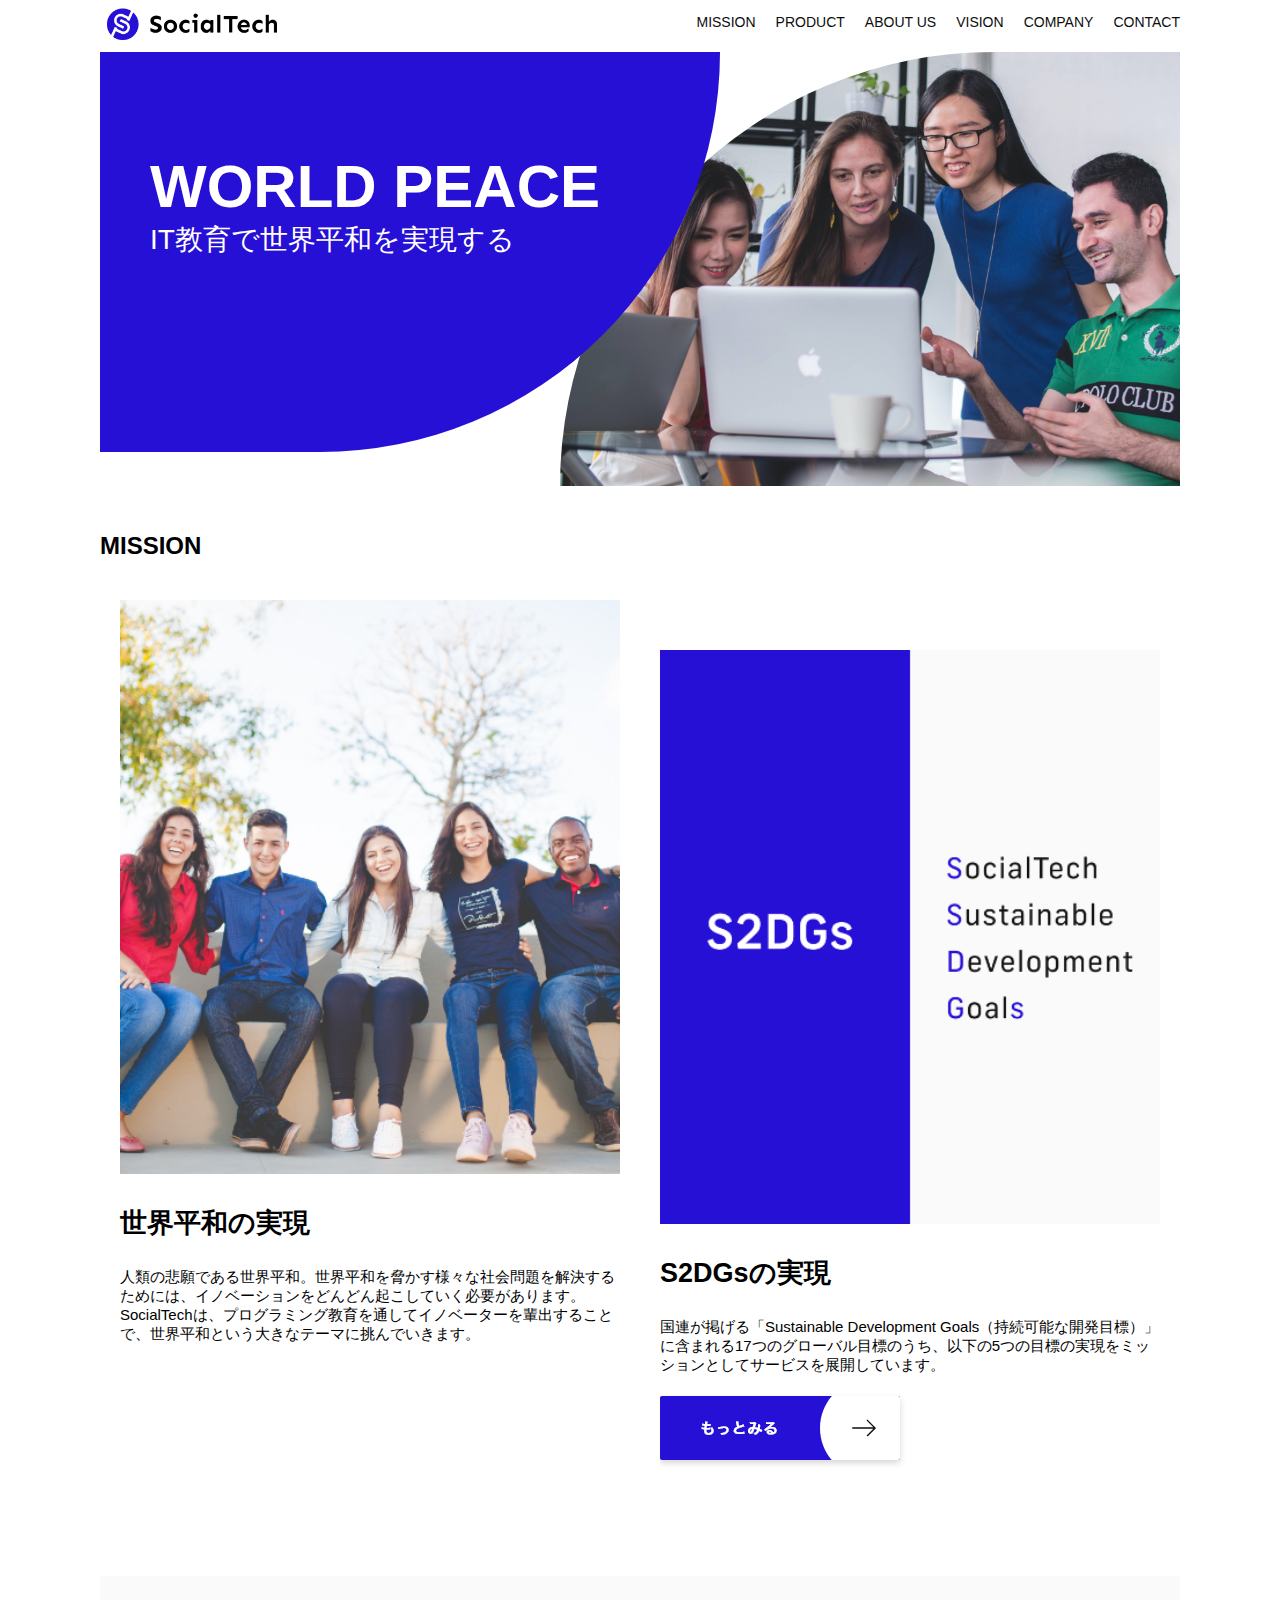
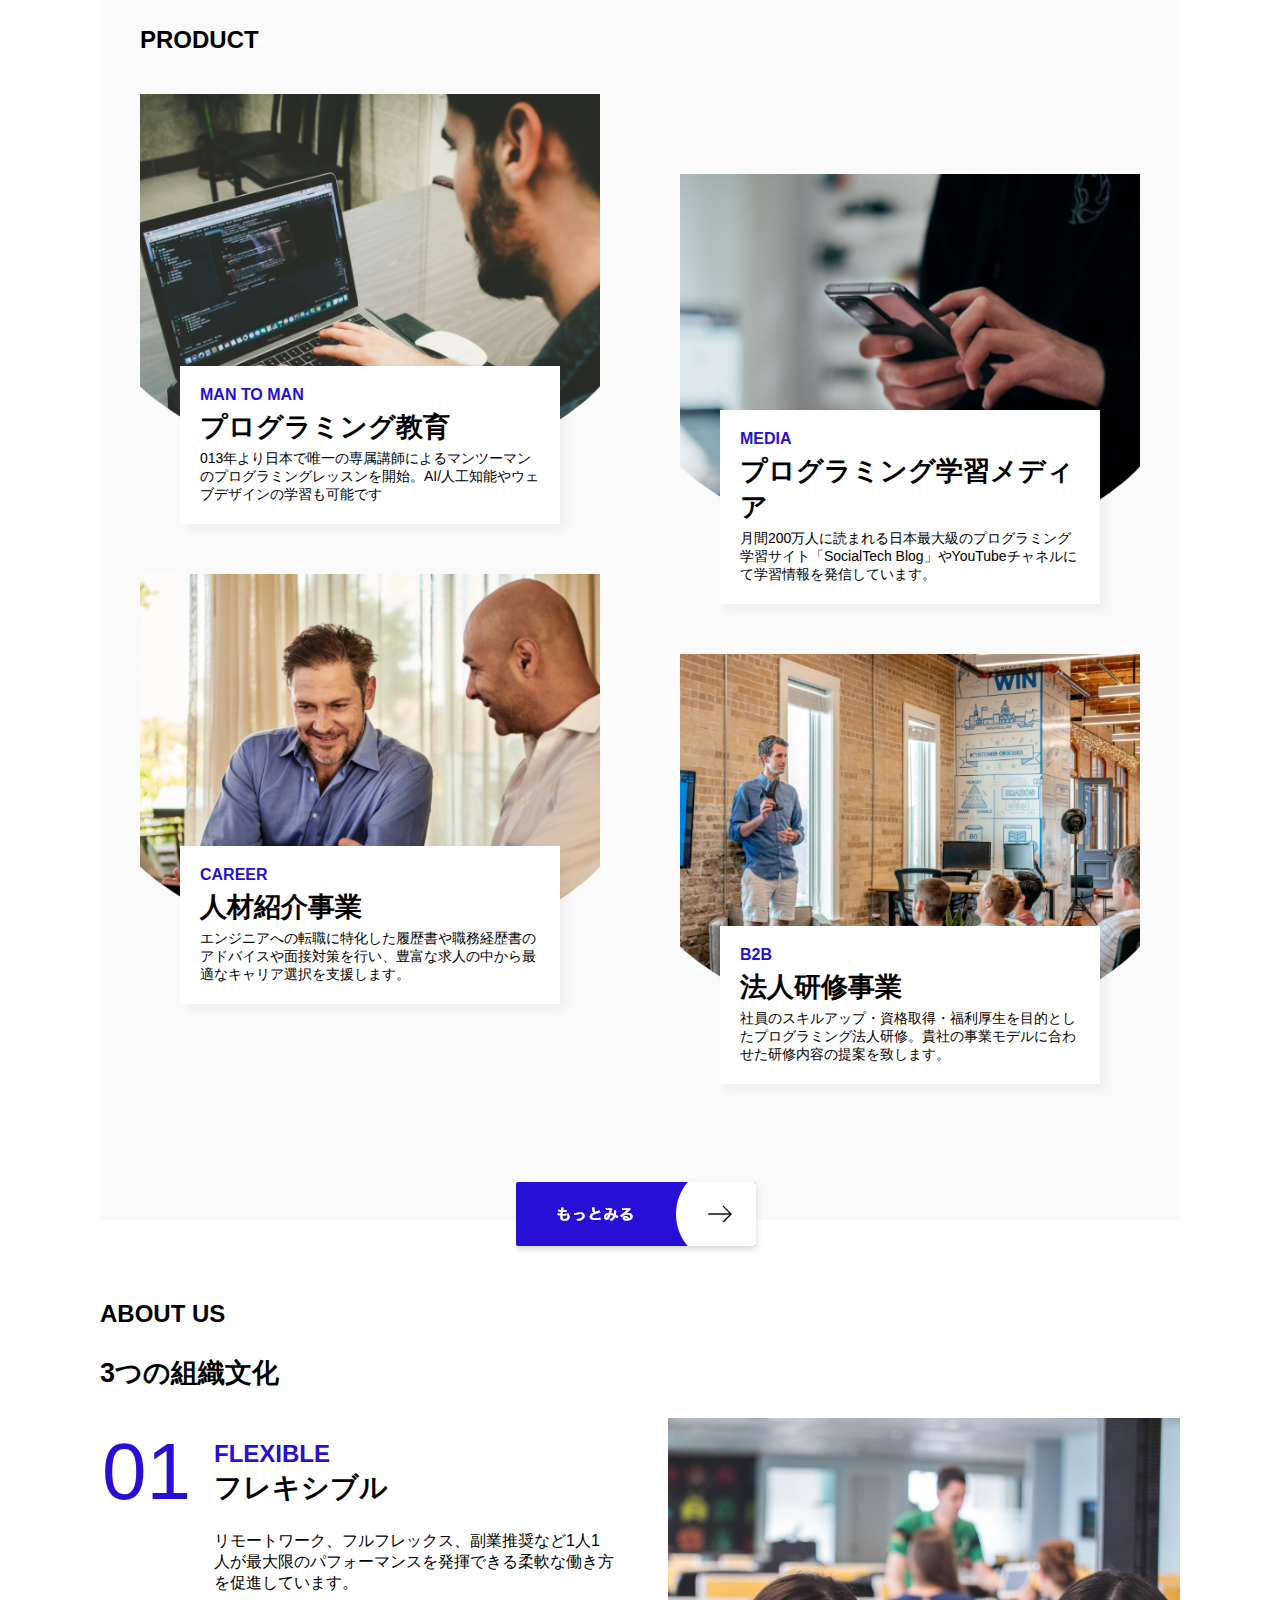
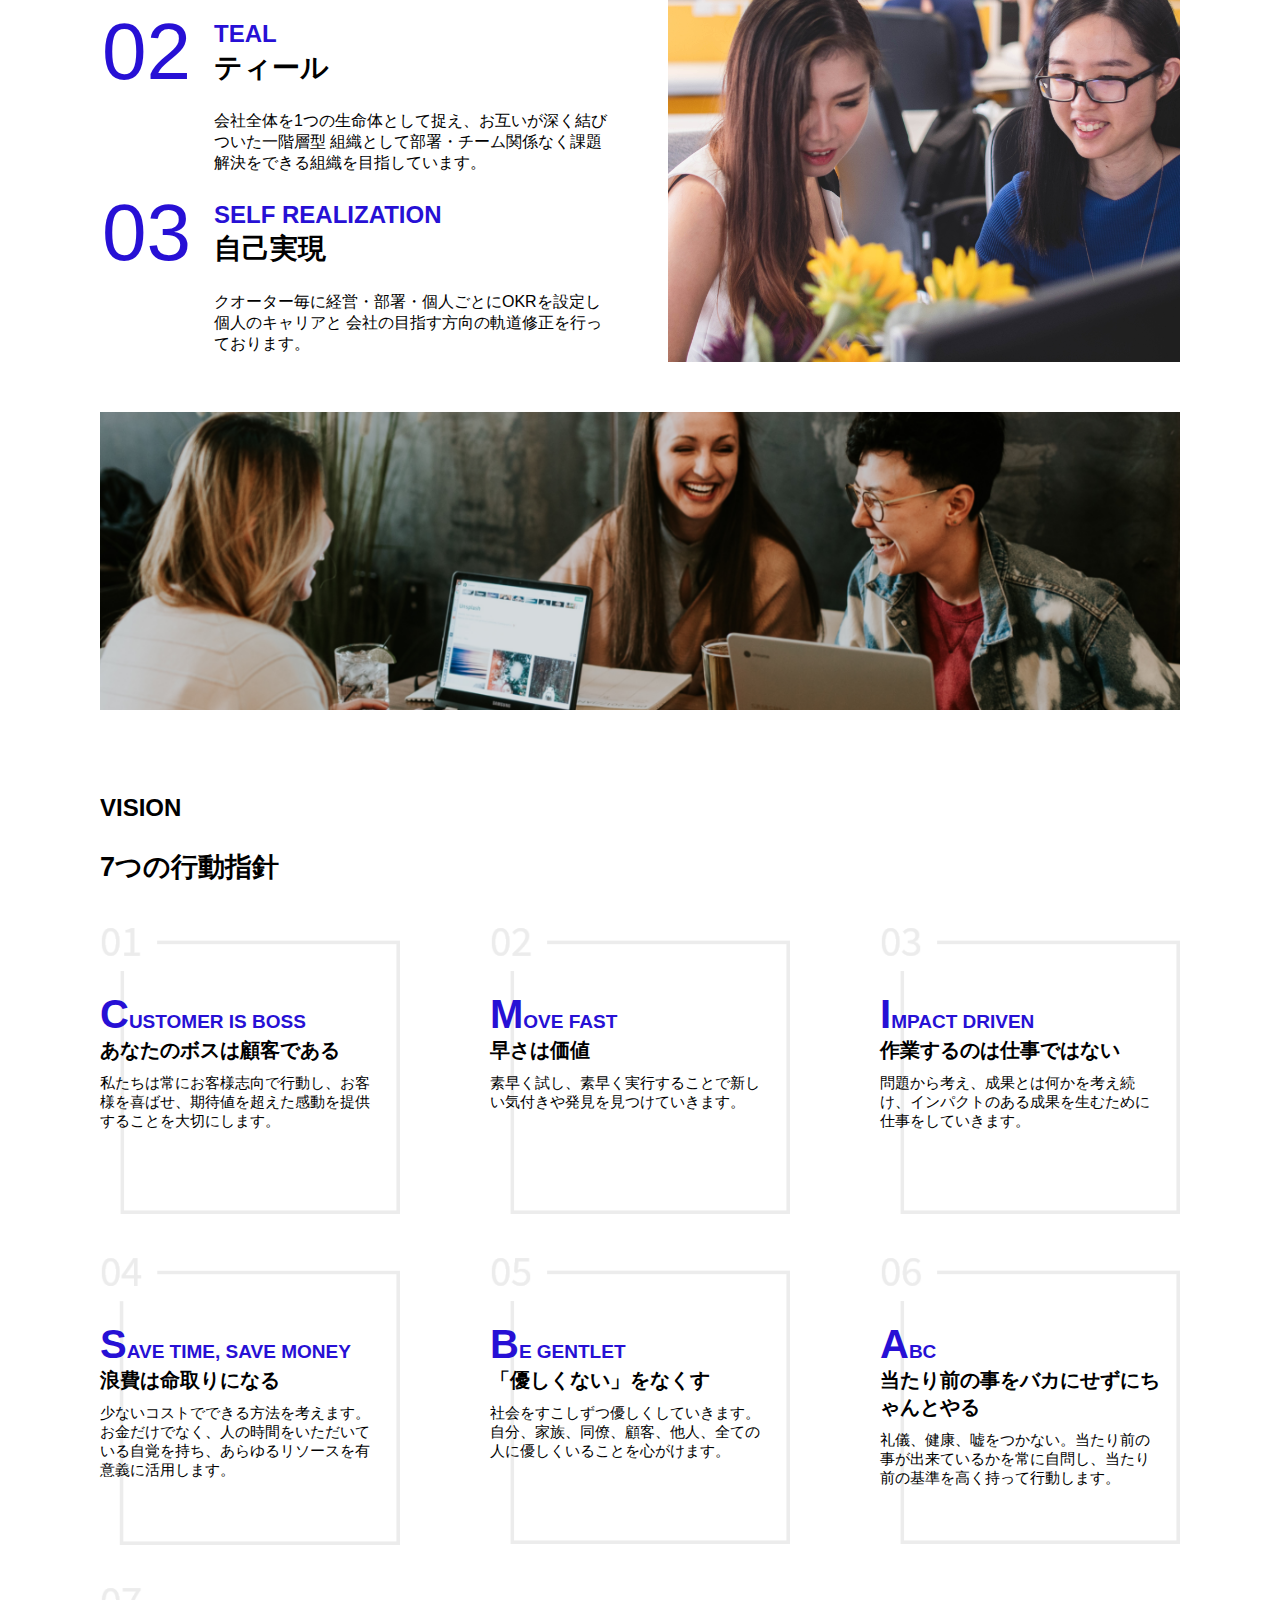
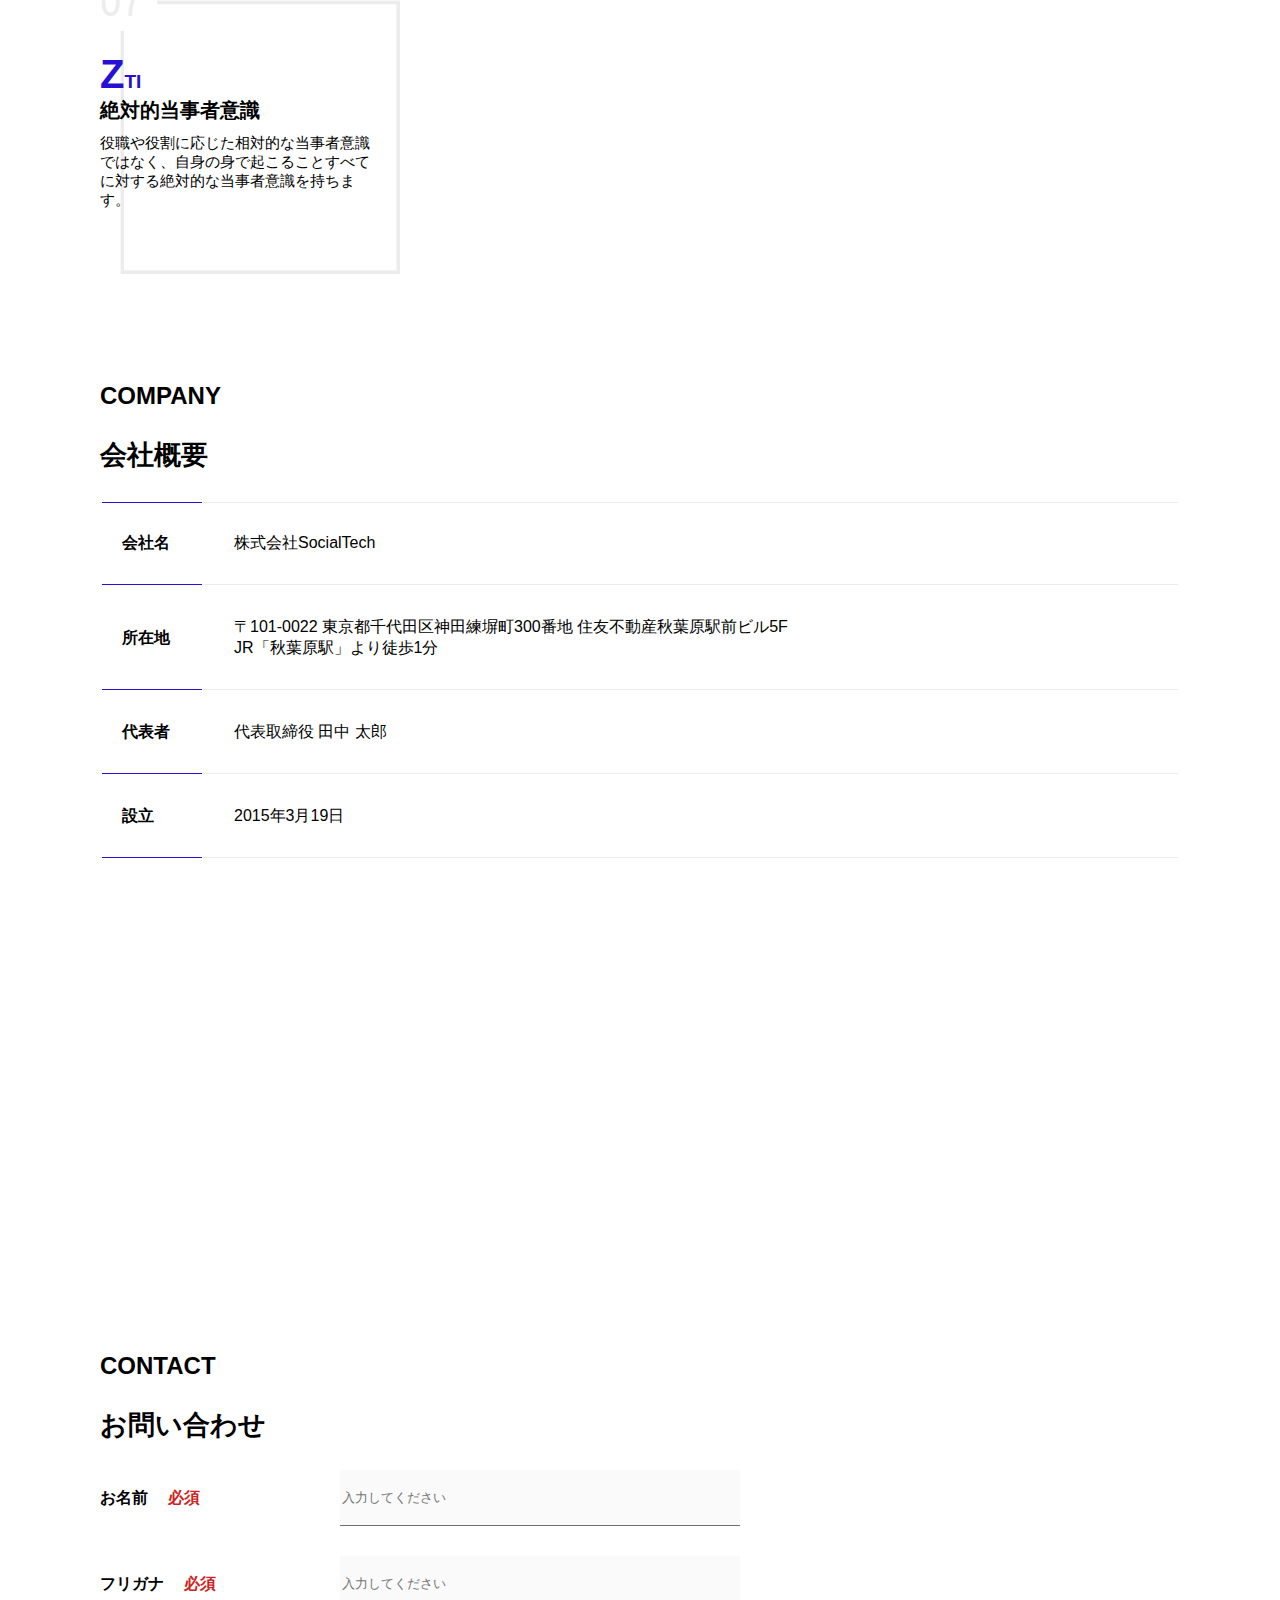
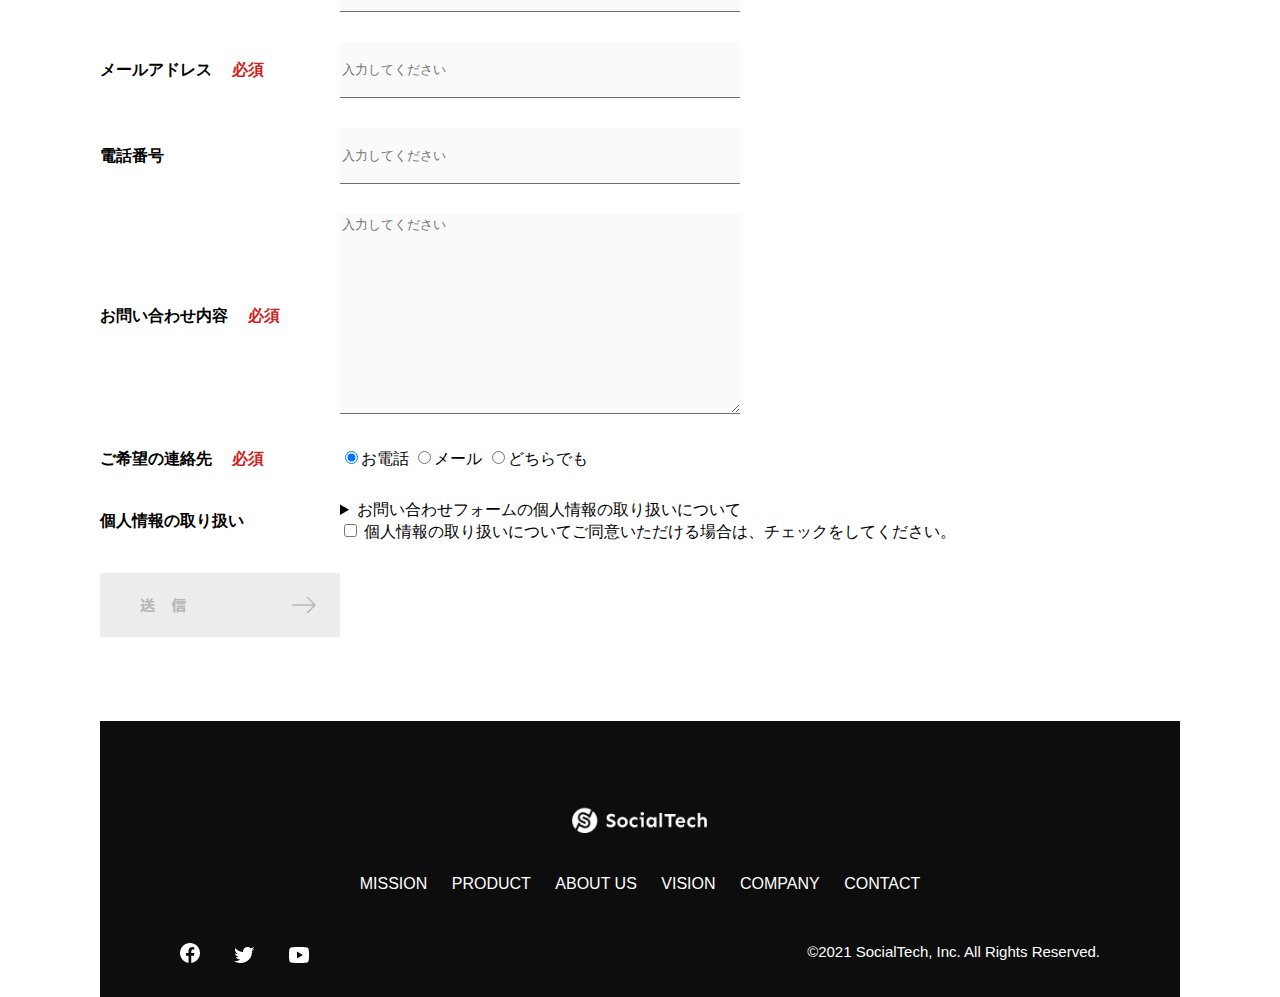
<file: kadai_tutorial_output/index.html>
<!DOCTYPE html>
<html>
    <head>
       <title>SociaTech</title> 
       <meta charset="utf-8">
       <meta name="description" content="SocialTechはEdTech業界のリーディングカンパニーを目指します。">
        <meta name="viewport" content="width=device-width, initial-scale=1.0">
        <link rel="stylesheet" href="style.css">
    </head>
    
      
    <body>
        <!--ヘッダー-->
        <header>
            <!--ロゴ-->
            <a href="index.html" id="logo">
                <img src="images/logo.png" alt="トップページに戻る">
            </a>
            <nav id="nav-pc"><!-- PCヘッダー項目-->
                <ul>
                    <li><a href="mission.html">MISSION</a></li>
                    <li><a href="product.html">PRODUCT</a></li>
                    <li><a href="index.html#aboutus">ABOUT US</a></li>
                    <li><a href="index.html#vision">VISION</a></li>
                    <li><a href="index.html#company">COMPANY</a></li>
                    <li><a href="index.html#contact">CONTACT</a></li>
                </ul>
            </nav>
  <!--ハンバーガー-->
  <button id="menu-sp" onclick="document.getElementById('nav-sp').style.display = 'block'">
 <img src="images/button-menu.png" alt="ナビゲーションを開く">
  </button>
 <!-- スマホ用ナビゲーション -->
  <div id="nav-sp">
 <button id="close" onclick="document.getElementById('nav-sp').style.display = 'none'">
  <img src="images/button-close.png" alt="ナビゲーションを閉じる">
  </button>


<nav>
 <ul>
    <li>
 <a id="logo-sp"href="index.html" onclick="document.getElementById('nav-sp').style.display = 'none'"><img src="images/logo-sp.png" alt="トップページに戻る"></a>      
    </li>
              <li><a class="menu" href="mission.html" onclick="document.getElementById('nav-sp').style.display = 'none'">MISSION</a></li>
              <li><a class="menu" href="product.html" onclick="document.getElementById('nav-sp').style.display = 'none'">PRODUCT</a></li>
              <li><a class="menu" href="index.html#aboutus" onclick="document.getElementById('nav-sp').style.display = 'none'">ABOUT US</a></li>
              <li><a class="menu" href="index.html#vision" onclick="document.getElementById('nav-sp').style.display = 'none'">VISION</a></li>
              <li><a class="menu" href="index.html#company" onclick="document.getElementById('nav-sp').style.display = 'none'">COMPANY</a></li>
              <li><a class="menu" href="index.html#contact" onclick="document.getElementById('nav-sp').style.display = 'none'">CONTACT</a></li>
 </ul>   
</nav>
<!--スマホメニューsns-->
<div id="sns-sp">
      <a href="https://www.facebook.com/sejuku2013"><img src="images/button-facebook.png" alt="Facebookのリンク"></a>
      <a href="https://twitter.com/samuraijuku"><img src="images/button-twitter.png" alt="Twitterのリンク"></a>
      <a href="https://www.youtube.com/channel/UCCFOQO5aDK0xXam4cUQXT8g"><img src="images/button-youtube.png" alt="YouTubeのリンク"></a>
    </div>
</div>
     </header>


    <main>
     <article>   <!--メイン画面-->          
      <section id="main-visual">
         <div id="main-massage">
             <h1>WORLD PEACE</h1>
            <p>IT教育で世界平和を実現する</p>
         </div>
          <img src="images/index/index-main.png" alt="PCの周りに集まる多国籍の仲間たち">
         </section>

          <!--ミッション-->
             <section id="mission">
             <h2 class="index-h2">MISSION</h2>
             <div id="mission-flex">
              <div>
                 <img id="mission-photo" src="images/index/index-mission.png" alt="屋外のベンチで写真を撮影する多国籍の仲間たち">
                 <h3>世界平和の実現</h3>
                <p>人類の悲願である世界平和。世界平和を脅かす様々な社会問題を解決するためには、イノベーションをどんどん起こしていく必要があります。SocialTechは、プログラミング教育を通してイノベーターを輩出することで、世界平和という大きなテーマに挑んでいきます。 </p>                         
                 </div>
                  <div>
                 <img id="s2dgs" src="images/index/s2dgs.png" alt="S2DGs">
                     <h3>S2DGsの実現</h3>
                    <p>国連が掲げる「Sustainable Development Goals（持続可能な開発目標）」に含まれる17つのグローバル目標のうち、以下の5つの目標の実現をミッションとしてサービスを展開しています。</p>
                    <a href="mission.html">
                            <img src="images/button-more.png"alt="もっと見る">
                     </a>
                     </div>
                    </div>
                     </section>
 <!--プロダクト-->                     
<section id="product">
    <h2 class="index-h2">PRODUCT</h2>
<div class="product-flex">
<div id="product-left">
<div>
    <img class="product-photo" src="images/index/index-mantoman.png" alt="PCでコードを書く男性">
<div class="product-explain">
    <span>MAN TO MAN</span>
    <h3>プログラミング教育</h3>
    <p>013年より日本で唯一の専属講師によるマンツーマンのプログラミングレッスンを開始。AI/人工知能やウェブデザインの学習も可能です</p>
</div>  
</div>
<div>
  <img class="product-photo" src="images/index/index-career.png" alt="笑顔で話し合う2人の男性">
    <div class="product-explain">
        <span>CAREER</span>
        <h3>人材紹介事業</h3>
        <p>エンジニアへの転職に特化した履歴書や職務経歴書のアドバイスや面接対策を行い、豊富な求人の中から最適なキャリア選択を支援します。</p>
    </div>  
    </div> 
 </div>

 <div id="product-right">
    <div>
        <img class="product-photo" src="images/index/index-media.png" alt="スマートフォンを操作する人">
    <div class="product-explain">
        <span>MEDIA</span>
        <h3>プログラミング学習メディア</h3>
        <p>月間200万人に読まれる日本最大級のプログラミング学習サイト「SocialTech Blog」やYouTubeチャネルにて学習情報を発信しています。</p>
    </div>  
    </div>
    <div>
      <img class="product-photo" src="images/index/index-b2b.png" alt="講演中の男性とそれを聴く人々">
        <div class="product-explain">
            <span>B2B</span>
            <h3>法人研修事業</h3>
            <p>社員のスキルアップ・資格取得・福利厚生を目的としたプログラミング法人研修。貴社の事業モデルに合わせた研修内容の提案を致します。</p>
        </div>  
        </div> 
     </div>
    </div>
 <div id="product-more">
    <a href="product.html">
        <img src="images/button-more.png" alt="もっとみる">
    </a>
 </div> 
</section>

<!--アバウト　アス-->
<section id="aboutus">
<h2 id="index-h2">ABOUT US</h2>
<h3>3つの組織文化</h3>

<div id="culture-box" >
<table class="culture-table">
<tr>
    <td class="culture-num">01</td>
    <th><span class="culture-en">FLEXIBLE</span><br>フレキシブル</th>
</tr>
<tr>
<td><!--空セル--></td>
<td class="culture-description">リモートワーク、フルフレックス、副業推奨など1人1人が最大限のパフォーマンスを発揮できる柔軟な働き方を促進しています。</td>
</tr>

<tr>
    <td class="culture-num">02</td>
    <th><span class="culture-en">TEAL</span><br>ティール</th>
</tr>
<tr>
<td><!--空セル--></td>
<td class="culture-description">会社全体を1つの生命体として捉え、お互いが深く結びついた一階層型 組織として部署・チーム関係なく課題解決をできる組織を目指しています。</td>
</tr>

<tr>
    <td class="culture-num">03</td>
    <th><span class="culture-en">SELF REALIZATION</span><br>自己実現</th>
</tr>
<tr>
<td><!--空セル--></td>
<td class="culture-description">クオーター毎に経営・部署・個人ごとにOKRを設定し個人のキャリアと 会社の目指す方向の軌道修正を行っております。</td>
</tr>

</table>
    <img class="culture-img" src="images/index/index-aboutus1.png" alt="笑顔の２人女性">
</div>

<img class="culture-img2" src="images/index/index-aboutus2.png" alt="笑顔で話し合う3人の男女">

</section>

<!--ビジョン-->
<section id="vision">
    <h2 class="index-h2">VISION</h2>
    <h3>7つの行動指針</h3>

    <div id="vision-flex">

 <div class="vision-box">
<img src="images/index/vision-01.png" alt="01">
<div> 
    <h4>CUSTOMER IS BOSS</h4>
    <h5>あなたのボスは顧客である</h5>
    <p>私たちは常にお客様志向で行動し、お客様を喜ばせ、期待値を超えた感動を提供することを大切にします。</p>
</div>
 </div>

 <div class="vision-box">
    <img src="images/index/vision-02.png" alt="02">
    <div> 
        <h4>MOVE FAST</h4>
        <h5>早さは価値</h5>
        <p>素早く試し、素早く実行することで新しい気付きや発見を見つけていきます。</p>
    </div>
     </div>

     <div class="vision-box">
        <img src="images/index/vision-03.png" alt="03">
        <div> 
            <h4>IMPACT DRIVEN</h4>
            <h5>作業するのは仕事ではない</h5>
            <p>問題から考え、成果とは何かを考え続け、インパクトのある成果を生むために仕事をしていきます。</p>
        </div>
         </div>
        
         <div class="vision-box">
            <img src="images/index/vision-04.png" alt="04">
            <div> 
                <h4>SAVE TIME, SAVE MONEY</h4>
                <h5>浪費は命取りになる</h5>
                <p>少ないコストでできる方法を考えます。お金だけでなく、人の時間をいただいている自覚を持ち、あらゆるリソースを有意義に活用します。</p>
            </div>
             </div>

             <div class="vision-box">
                <img src="images/index/vision-05.png" alt="05">
                <div> 
                    <h4>BE GENTLET</h4>
                    <h5>「優しくない」をなくす</h5>
                    <p>社会をすこしずつ優しくしていきます。自分、家族、同僚、顧客、他人、全ての人に優しくいることを心がけます。</p>
                </div>
                 </div>
            
                 <div class="vision-box">
                    <img src="images/index/vision-06.png" alt="06">
                    <div> 
                        <h4>ABC</h4>
                        <h5>当たり前の事をバカにせずにちゃんとやる</h5>
                        <p>礼儀、健康、嘘をつかない。当たり前の事が出来ているかを常に自問し、当たり前の基準を高く持って行動します。</p>
                    </div>
                     </div>
                    
                     <div class="vision-box">
                        <img src="images/index/vision-07.png" alt="07">
                        <div> 
                            <h4>ZTI</h4>
                            <h5>絶対的当事者意識</h5>
                            <p>役職や役割に応じた相対的な当事者意識ではなく、自身の身で起こることすべてに対する絶対的な当事者意識を持ちます。</p>
                        </div>
                         </div>

 </div>
</section>

<!--カンパニー-->
<section id="company">
    <h2 class="index-h2">COMPANY</h2>
    <h3> 会社概要</h3>

 <table id="company-table">
<tr>
    <th class="tableheader tableheader-first">会社名</th>
<td class="cell cell-first">株式会社SocialTech</td>
</tr>
<tr>
    <th class="tableheader">所在地</th>
<td class="cell">〒101-0022 東京都千代田区神田練塀町300番地 住友不動産秋葉原駅前ビル5F<br>JR「秋葉原駅」より徒歩1分</td></td>
</tr>
<tr>
    <th class="tableheader">代表者</th>
<td class="cell">代表取締役 田中 太郎</td>
</tr>
<tr>
    <th class="tableheader">設立</th>
<td class="cell">2015年3月19日</td>
</tr>
    </table>

    <iframe src="https://www.google.com/maps/embed?pb=!1m18!1m12!1m3!1d3240.068855133681!2d139.77207767578852!3d35.69992317258122!2m3!1f0!2f0!3f0!3m2!1i1024!2i768!4f13.1!3m3!1m2!1s0x60188fee13660e23%3A0x77137876edf742ac!2z5L2P5Y-L5LiN5YuV55Sj56eL6JGJ5Y6f6aeF5YmN44OT44Or!5e0!3m2!1sja!2sjp!4v1728085004219!5m2!1sja!2sjp" width="600" height="450" style="border:0;" allowfullscreen="" loading="lazy" referrerpolicy="no-referrer-when-downgrade"></iframe>
   
        </section>
<!--コンタクト-->
<section id="contact">
 <h2 class="index-h2">CONTACT</h2>
 <h3>お問い合わせ</h3>
 <form>
 <div>
<div class="contact-heading">
    <label class="contact-label">お名前<span class="contact-span">必須  
    </span>
    </label>
</div>
<div class="contact-con">
    <input type="text"name="name"placeholder="入力してください"class="contact-textbox">
</div>
</div>

<div>
    <div class="contact-heading">
        <label class="contact-label">フリガナ<span class="contact-span">必須  
        </span>
        </label>
    </div>
    <div class="contact-con">
        <input type="text"name="furigana" placeholder="入力してください"class="contact-textbox">
    </div>
    </div>

    <div>
        <div class="contact-heading">
            <label class="contact-label">メールアドレス<span class="contact-span">必須  
            </span>
            </label>
        </div>
        <div class="contact-con">
            <input type="text"name="email"placeholder="入力してください"class="contact-textbox">
        </div>
        </div>

        <div>
        <div class="contact-heading">
            <label class="contact-label">電話番号</label>
        </div>
        <div class="contact-con">
            <input type="text"name="tel" placeholder="入力してください"class="contact-textbox">
        </div>
        </div>
    
        <div>
            <div class="contact-heading">
                <label class="contact-label">お問い合わせ内容<span class="contact-span">必須  
                </span>
                </label>
            </div>
            <div class="contact-con">
                <textarea class="contact-textarea" placeholder="入力してください" name="message"></textarea>
            </div>
            </div>

    <div>
            <div class="contact-heading">
                <label class="contact-label">ご希望の連絡先<span class="contact-span">必須  
                </span>
                </label>
            </div>
            <div class="contact-con">
                <input class="radiobutton" type="radio" value="tel" name="contact" checked><label>お電話</label>
                <input class="radiobutton" type="radio" value="mail" name="contact"><label>メール</label>
                <input class="radiobutton" type="radio" value="both" name="contact"><label>どちらでも</label>
              </div>
            </div>

            <div>
                <div class="contact-heading">
                  <label class="contact-label">個人情報の取り扱い</label>
                </div>
                <div>
                  <details>
                    <summary>お問い合わせフォームの個人情報の取り扱いについて</summary>
                    <div>
                      <dl>
                        <dt>１．組織の名称又は氏名</dt>
                        <dd>株式会社SocialTech</dd>
                        <dt>２．個人情報保護管理者（若しくはその代理人）の氏名又は職名、所属及び連絡先</dt>
                        <dd>
                          <p>鈴木 一郎 コーポレート部</p>
                          <p>メールアドレス：samurai@example.com</p>
                          <p>TEL：03-1234-5678</p>
                        </dd>
                        <dt>３．個人情報の利用目的</dt>
                        <dd>
                          <ul>
                            <li>本サービス及び本サービスに関連する情報の提供又はそれらに関する連絡のため</li>
                            <li>ユーザーの本人確認のため</li>
                            <li>当社サービスのご案内のため</li>
                            <li>当社の商品等の広告または宣伝（電子メールによるものを含むものとします。）</li>
                          </ul>
                        </dd>
                        <dt>４．個人情報の取り扱い業務の委託</dt>
                        <dd>個人情報の取扱業務の全部または一部を外部に業務委託する場合があります。その際、弊社は、個人情報を適切に保護できる管理体制を敷き実行していることを条件として委託先を厳選したうえで、機密保持契約を委託先と締結し、お客様の個人情報を厳密に管理させます。</dd>
                        <dt>５．個人情報の開示等の請求</dt>
                        <dd>
                          お客様は、弊社に対してご自身の個人情報の開示等（利用目的の通知、開示、内容の訂正・追加・削除、利用の停止または消去、第三者への提供の停止）に関して、当社問合わせ窓口に申し出ることができます。<br>
                          その際、弊社はお客様ご本人を確認させていただいたうえで、合理的な期間内に対応いたします。<br>
                          なお、個人情報に関する弊社問合わせ先は、次の通りです。
                        </dd>
                        <dd>
                          <p>株式会社SocialTech　個人情報問合せ窓口</p>
                          <p>〒150-0043　東京都千代田区神田練塀町300番地 住友不動産秋葉原駅前ビル5F</p>
                          <p>メールアドレス：samurai@example.com　TEL：03-1234-5678</p>
                        </dd>
  
                        <dt>６．個人情報を提供されることの任意性について</dt>
                        <dd>お客様がご自身の個人情報を弊社に提供されるか否かは、お客様のご判断によりますが、もしご提供されない場合には、適切なサービスが提供できない場合がありますので予めご了承ください。</dd>
                      </dl>
                    </div>
                  </details>
                  <input type="checkbox" name="agree">
                  <span>個人情報の取り扱いについてご同意いただける場合は、チェックをしてください。</span>
                </div>
            </div>
<input type="image" src="images/button-submit.png" alt="送信する">
         </form>
       </section>
     </article>
   </main>

<!--フッター画面-->
   <footer>
    <div id="footer-logo">
        <img src="images/logo-sp.png" alt="SocialTech">
    </div>
    <div id="footer-link">
        <a href="mission.html">MISSION</a>
        <a href="product.html">PRODUCT</a>
        <a href="index.html#aboutus">ABOUT US</a>
         <a href="index.html#vision">VISION</a>
         <a href="index.html#company">COMPANY</a>
         <a href="index.html#contact">CONTACT</a>
    </div>

    <div id="sns-footer">
          <div class="sns-btns">
            <a href="https://www.facebook.com/sejuku2013"><img src="images/button-facebook.png" alt="Facebookのリンク"></a>
            <a href="https://twitter.com/samuraijuku"><img src="images/button-twitter.png" alt="Twitterのリンク"></a>
            <a href="https://www.youtube.com/channel/UCCFOQO5aDK0xXam4cUQXT8g"><img src="images/button-youtube.png" alt="YouTubeのリンク"></a>
          </div>
          <p id="copyright">&copy;2021 SocialTech, Inc. All Rights Reserved.</p>
        </div>
    </footer>

  </body>
 </html>
</file>
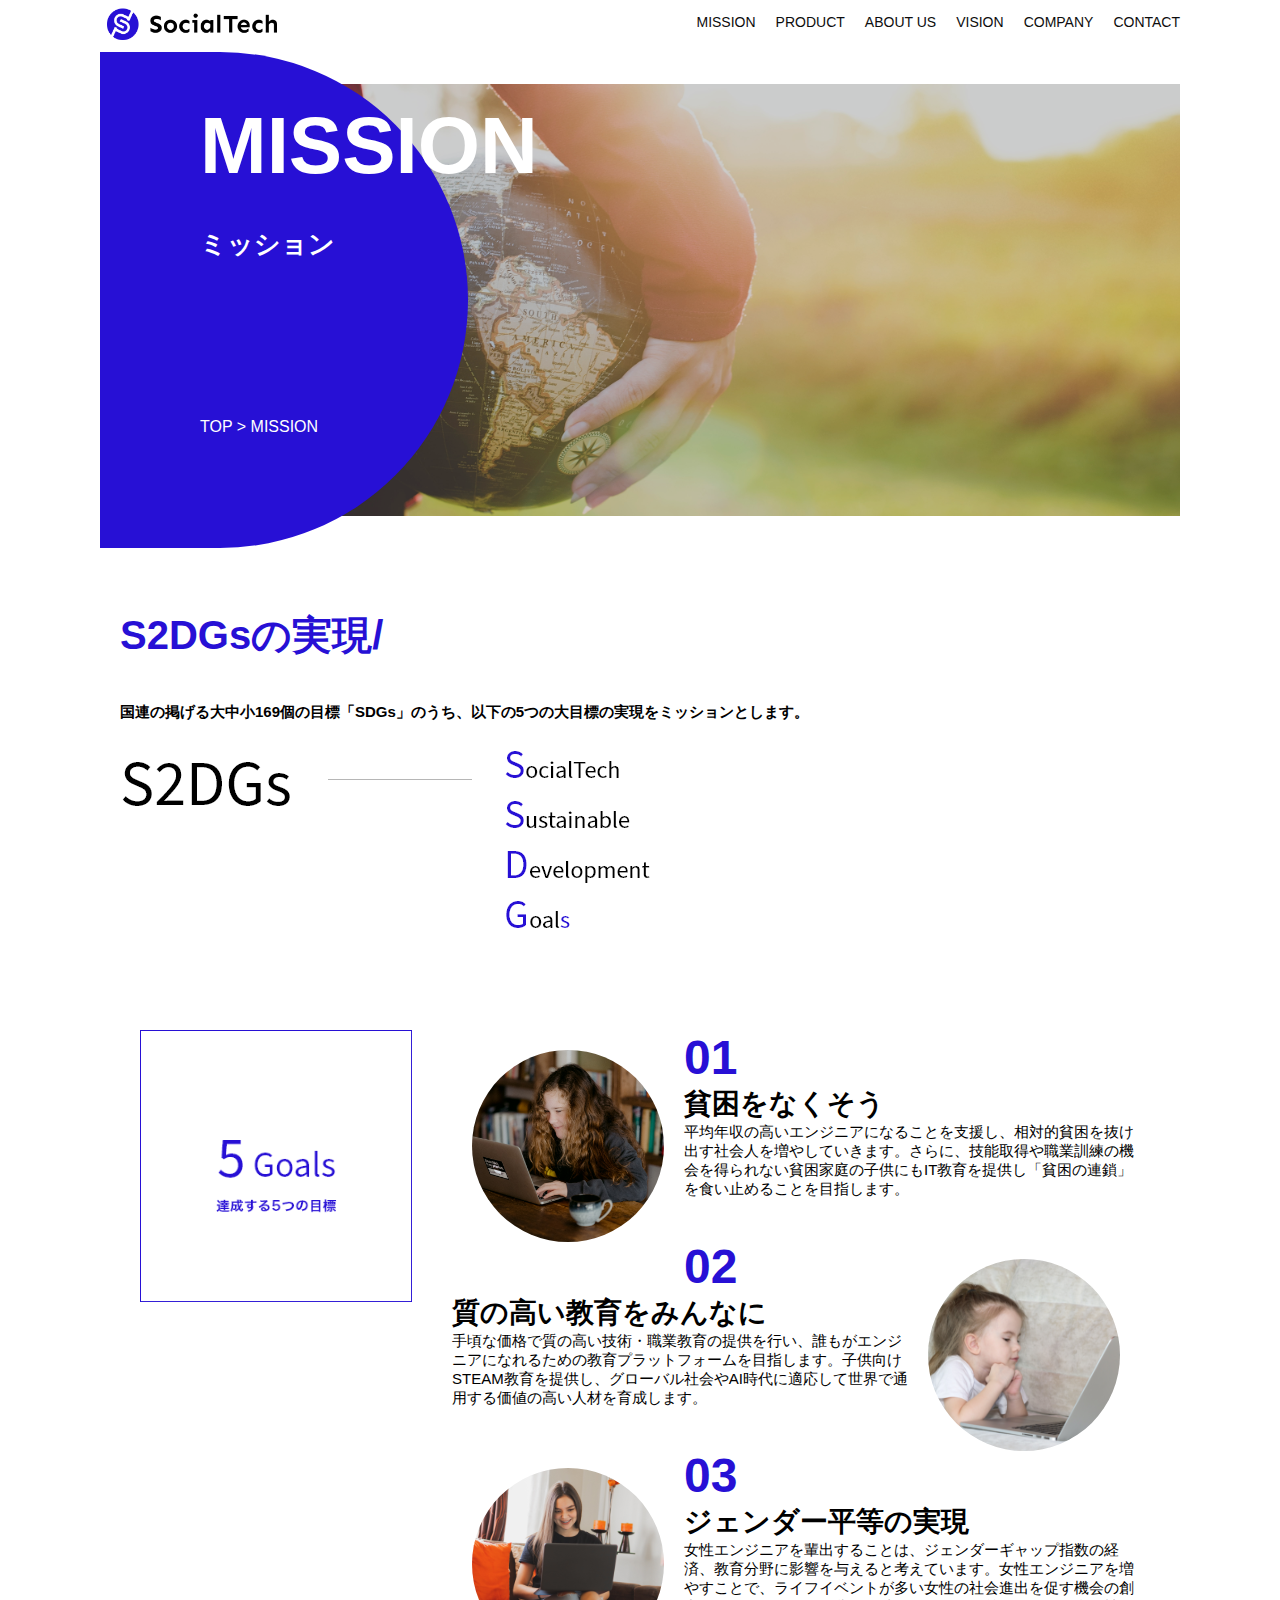
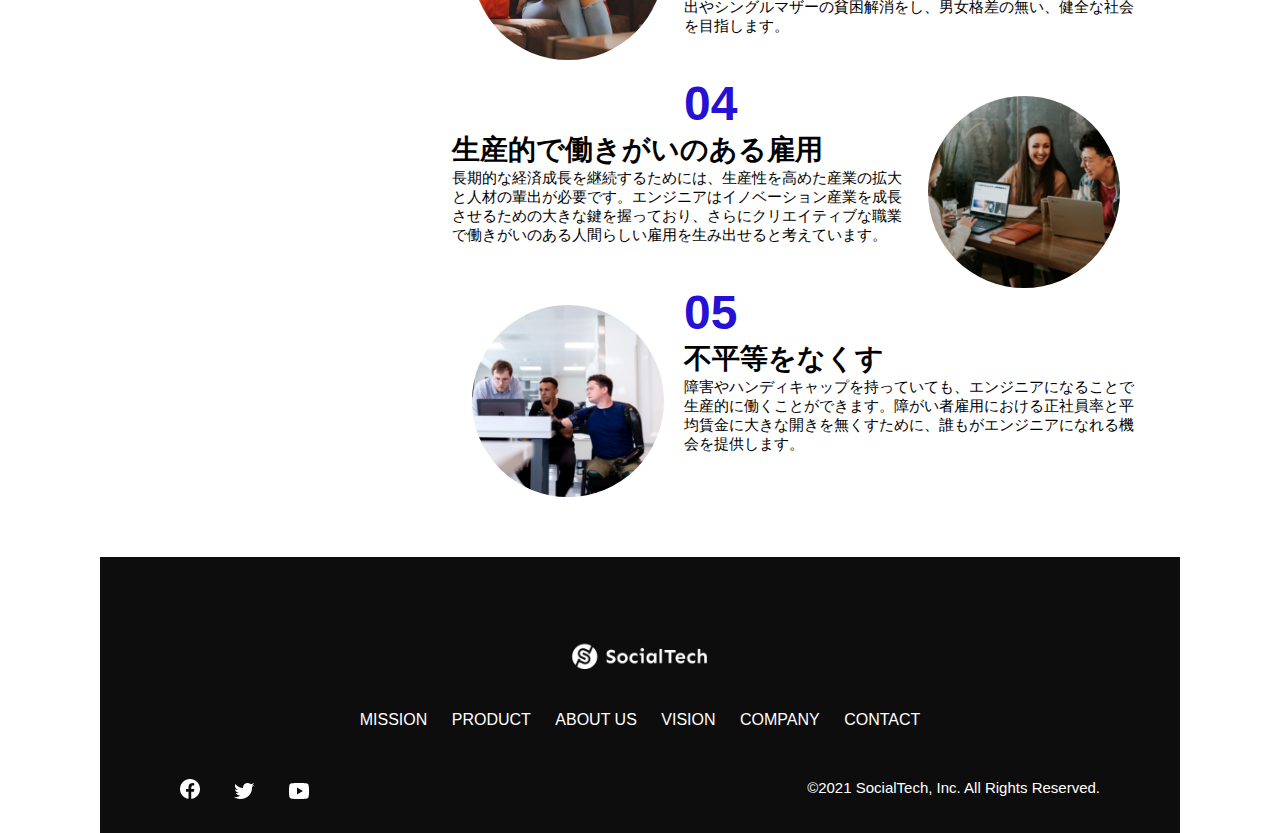
<file: kadai_tutorial_output/mission.html>
<!DOCTYPE html>
<html>
<head>
    <title>SocialTech - MISSION ミッション -</title>
    <meta charset="utf-8">
    <meta name="description" content="SocialTechが目指す5つの目標（S2DGs）を紹介します">
    <meta name="viewport"  content="width=device-width, initial-scale=1.0">
    <link rel="stylesheet" href="style.css">
</head>
<body>
 <header>
<a href="index.html" id="logo">
    <img src="images/logo.png" alt="トップページに戻る">
</a>
<!--PC用ナビ-->
<nav id="nav-pc">
<ul>
    <li><a href="mission.html">MISSION</a></li>
    <li><a href="product.html">PRODUCT</a></li>
    <li><a href="index.html#aboutus">ABOUT US</a></li>
    <li><a href="index.html#vision">VISION</a></li>
    <li><a href="index.html#company">COMPANY</a></li>
   <li><a href="index.html#contact">CONTACT</a></li>     
</ul>
</nav>
  <!-- スマホ用メニューボタン -->
  <button id="menu-sp" onclick="document.getElementById('nav-sp').style.display = 'block'">
    <img src="images/button-menu.png" alt="ナビゲーションを開く">
  </button>

  <!-- スマホ用ナビゲーション -->
  <div id="nav-sp">
    <button id="close" onclick="document.getElementById('nav-sp').style.display = 'none'">
      <img src="images/button-close.png" alt="ナビゲーションを閉じる">
    </button>

    <nav>
      <ul>
        <li>
          <a id="logo-sp" href="index.html" onclick="document.getElementById('nav-sp').style.display = 'none'"><img src="images/logo-sp.png" alt="トップページに戻る"></a>
        </li>
        <li><a class="menu" href="mission.html" onclick="document.getElementById('nav-sp').style.display = 'none'">MISSION</a></li>
        <li><a class="menu" href="product.html" onclick="document.getElementById('nav-sp').style.display = 'none'">PRODUCT</a></li>
        <li><a class="menu" href="index.html#aboutus" onclick="document.getElementById('nav-sp').style.display = 'none'">ABOUT US</a></li>
        <li><a class="menu" href="index.html#vision" onclick="document.getElementById('nav-sp').style.display = 'none'">VISION</a></li>
        <li><a class="menu" href="index.html#company" onclick="document.getElementById('nav-sp').style.display = 'none'">COMPANY</a></li>
        <li><a class="menu" href="index.html#contact" onclick="document.getElementById('nav-sp').style.display = 'none'">CONTACT</a></li>
      </ul>
    </nav>
    <div id="sns">
      <a href="https://www.facebook.com/sejuku2013">
        <img src="images/button-facebook.png" alt="Facebookのリンク">
      </a>
      <a href="https://twitter.com/samuraijuku">
        <img src="images/button-twitter.png" alt="Twitterのリンク">
      </a>
      <a href="https://www.youtube.com/channel/UCCFOQO5aDK0xXam4cUQXT8g">
        <img src="images/button-youtube.png" alt="YouTubeのリンク">
      </a>
    </div>
  </div>
</header> 

<main>
<article>
    <section id="mission-main">
        <div class="mission-main-inner">
            <div id="mission-title">
                <h1>MISSION<br><span>ミッション</span></h1>
                <p>TOP > MISSION</p>
            </div>
        </div>
    </section>
    <section id="mission-s2dgs">
        <h2 class="mission-h2">S2DGsの実現/<h2>
            <p>国連の掲げる大中小169個の目標「SDGs」のうち、以下の5つの大目標の実現をミッションとします。</p>
   <img src="images/mission/mission-s2dgs.png" alt="S2DGs">
        </section>

<section id="mission-five-goals">
    <div class="five-goals-image">
    <img src="images/mission/mission-5goals.png" alt="5Goals">
   </div> 
   <div class="five-goals-read">
<div>
      <img class="fivegoals-image-left" src="images/mission/mission-5goals01.png" alt="PCを操作する女の子">
      <span class="fivegoals-number">01</span>
       <h3 class="fivegoals-h3">貧困をなくそう</h3>
        <p class="fivegoals-p">平均年収の高いエンジニアになることを支援し、相対的貧困を抜け出す社会人を増やしていきます。さらに、技能取得や職業訓練の機会を得られない貧困家庭の子供にもIT教育を提供し「貧困の連鎖」を食い止めることを目指します。</p>
        </div>
    <div>
     <img class="fivegoals-image-right" src="images/mission/mission-5goals02.png" alt="PCを見つめる小さい女の子">
     <span class="fivegoals-number">02</span>
         <h3 class="fivegoals-h3">質の高い教育をみんなに</h3>
         <p class="fivegoals-p">手頃な価格で質の高い技術・職業教育の提供を行い、誰もがエンジニアになれるための教育プラットフォームを目指します。子供向けSTEAM教育を提供し、グローバル社会やAI時代に適応して世界で通用する価値の高い人材を育成します。</p>
        </div>
         <div>
        <img class="fivegoals-image-left" src="images/mission/mission-5goals03.png" alt="PCを操作する女性">
  
         <span class="fivegoals-number">03</span>
         <h3 class="fivegoals-h3">ジェンダー平等の実現</h3>
          <p class="fivegoals-p">女性エンジニアを輩出することは、ジェンダーギャップ指数の経済、教育分野に影響を与えると考えています。女性エンジニアを増やすことで、ライフイベントが多い女性の社会進出を促す機会の創出やシングルマザーの貧困解消をし、男女格差の無い、健全な社会を目指します。</p>
         </div>
        <div>
          <img class="fivegoals-image-right" src="images/mission/mission-5goals04.png" alt="笑顔で話し合う3人の男女">
        <span class="fivegoals-number">04</span>
        <h3 class="fivegoals-h3">生産的で働きがいのある雇用</h3>
         <p class="fivegoals-p">長期的な経済成長を継続するためには、生産性を高めた産業の拡大と人材の輩出が必要です。エンジニアはイノベーション産業を成長させるための大きな鍵を握っており、さらにクリエイティブな職業で働きがいのある人間らしい雇用を生み出せると考えています。</p>
         </div>
         <div>
        <img class="fivegoals-image-left" src="images/mission/mission-5goals05.png" alt="障害を持つ男性が生き生きと働く様子">
         <span class="fivegoals-number">05</span>
         <h3 class="fivegoals-h3">不平等をなくす</h3>
         <p class="fivegoals-p">障害やハンディキャップを持っていても、エンジニアになることで生産的に働くことができます。障がい者雇用における正社員率と平均賃金に大きな開きを無くすために、誰もがエンジニアになれる機会を提供します。</p>
        </div>
    </div>
</section>
</article>
</main>

<footer>
    <div id="footer-logo">
      <img src="images/logo-sp.png" alt="SocialTech">
    </div>
    <div id="footer-link">
      <a href="mission.html">MISSION</a>
      <a href="product.html">PRODUCT</a>
      <a href="index.html#aboutus">ABOUT US</a>
      <a href="index.html#vision">VISION</a>
      <a href="index.html#company">COMPANY</a>
      <a href="index.html#contact">CONTACT</a>
    </div>
    <div id="sns-footer">
      <div class="sns-btns">
        <a href="https://www.facebook.com/sejuku2013"><img src="images/button-facebook.png" alt="Facebookのリンク"></a>
        <a href="https://twitter.com/samuraijuku"><img src="images/button-twitter.png" alt="Twitterのリンク"></a>
        <a href="https://www.youtube.com/channel/UCCFOQO5aDK0xXam4cUQXT8g"><img src="images/button-youtube.png" alt="YouTubeのリンク"></a>
      </div>
      <p id="copyright">&copy;2021 SocialTech, Inc. All Rights Reserved.</p>
    </div>
  </footer>
</body>
</html>
</file>
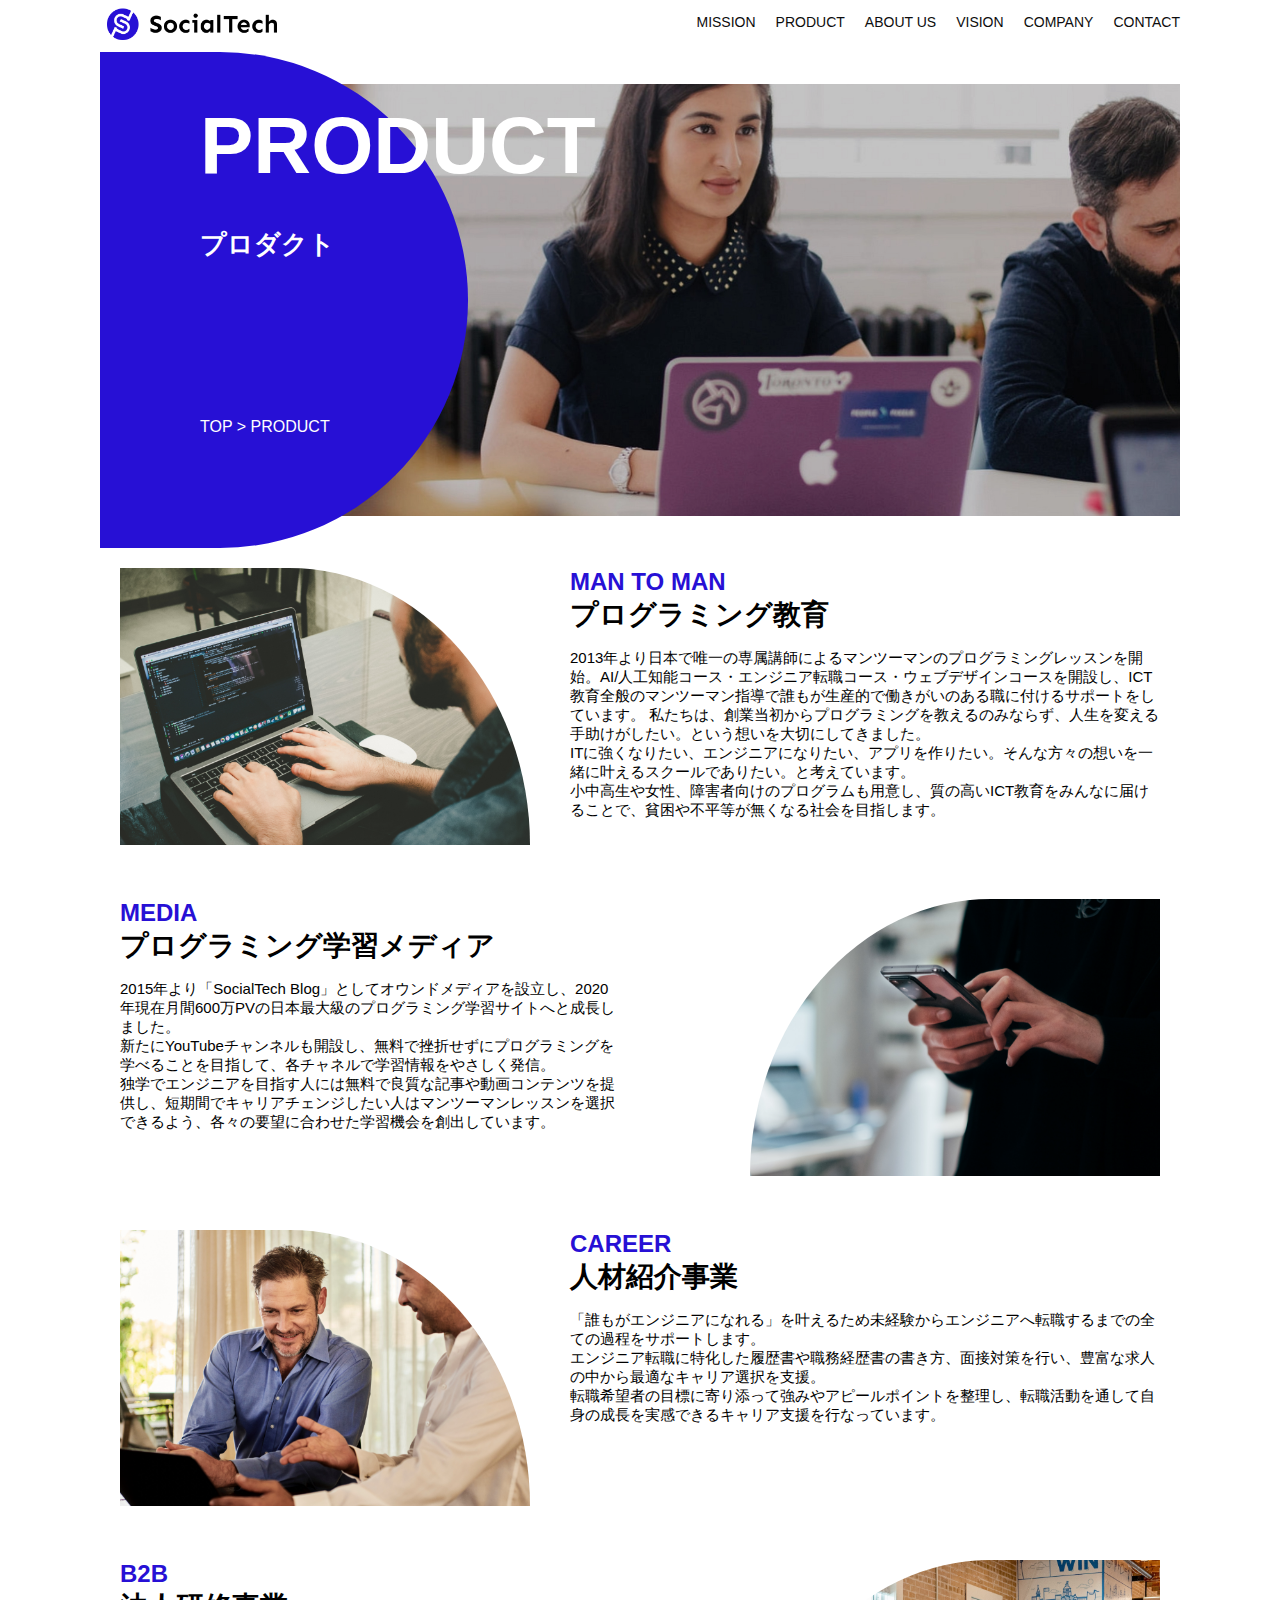
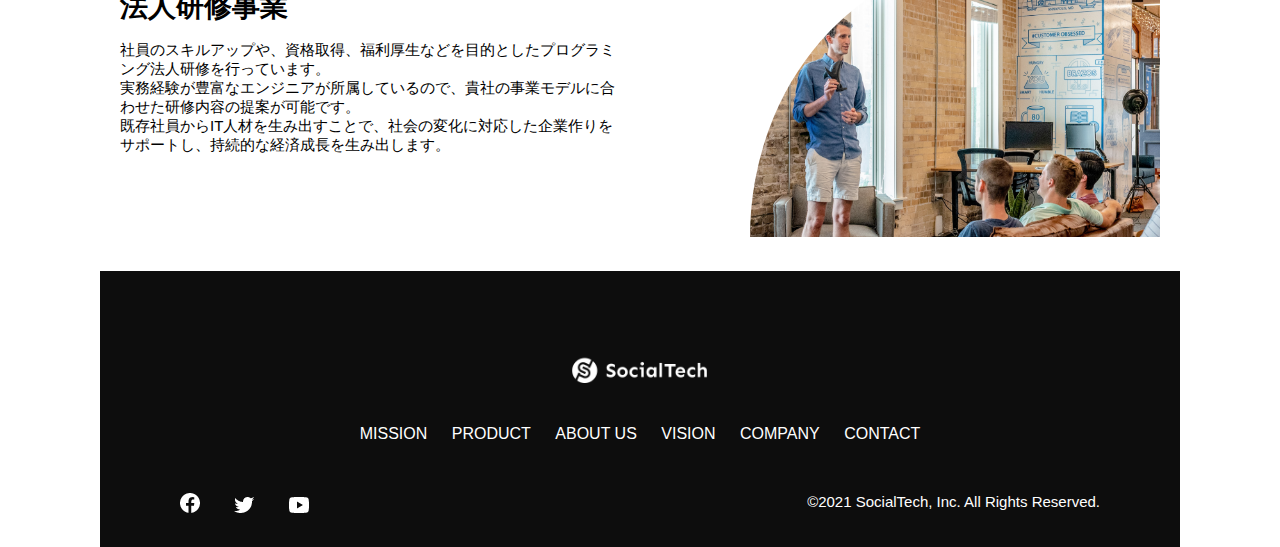
<file: kadai_tutorial_output/product.html>
<!DOCTYPE html>
<html>
<head>
    <title>SocialTech -PRODUCT プロダクト </title>
    <meta charset="utf-8">
    <meta name="description" content="SocialTechの4つのプロダクトを紹介します">
    <meta name="viewport" content="width=device-width,initial-scale=1.0">
    <link rel="stylesheet" href="style.css">
</head>
<body>
 <header>
<a href="index.html" id="logo">
    <img src="images/logo.png" alt="トップページに戻る">
</a>
<!--PC用ナビ-->
<nav id="nav-pc">
<ul>
    <li><a href="mission.html">MISSION</a></li>
    <li><a href="product.html">PRODUCT</a></li>
    <li><a href="index.html#aboutus">ABOUT US</a></li>
    <li><a href="index.html#vision">VISION</a></li>
    <li><a href="index.html#company">COMPANY</a></li>
   <li><a href="index.html#contact">CONTACT</a></li>     
</ul>
</nav>
  <!-- スマホ用メニューボタン -->
  <button id="menu-sp" onclick="document.getElementById('nav-sp').style.display = 'block'">
    <img src="images/button-menu.png" alt="ナビゲーションを開く">
  </button>

  <!-- スマホ用ナビゲーション -->
  <div id="nav-sp">
    <button id="close" onclick="document.getElementById('nav-sp').style.display = 'none'">
      <img src="images/button-close.png" alt="ナビゲーションを閉じる">
    </button>

    <nav>
      <ul>
        <li>
          <a id="logo-sp" href="index.html" onclick="document.getElementById('nav-sp').style.display = 'none'"><img src="images/logo-sp.png" alt="トップページに戻る"></a>
        </li>
        <li><a class="menu" href="mission.html" onclick="document.getElementById('nav-sp').style.display = 'none'">MISSION</a></li>
        <li><a class="menu" href="product.html" onclick="document.getElementById('nav-sp').style.display = 'none'">PRODUCT</a></li>
        <li><a class="menu" href="index.html#aboutus" onclick="document.getElementById('nav-sp').style.display = 'none'">ABOUT US</a></li>
        <li><a class="menu" href="index.html#vision" onclick="document.getElementById('nav-sp').style.display = 'none'">VISION</a></li>
        <li><a class="menu" href="index.html#company" onclick="document.getElementById('nav-sp').style.display = 'none'">COMPANY</a></li>
        <li><a class="menu" href="index.html#contact" onclick="document.getElementById('nav-sp').style.display = 'none'">CONTACT</a></li>
      </ul>
    </nav>
    <div id="sns">
      <a href="https://www.facebook.com/sejuku2013">
        <img src="images/button-facebook.png" alt="Facebookのリンク">
      </a>
      <a href="https://twitter.com/samuraijuku">
        <img src="images/button-twitter.png" alt="Twitterのリンク">
      </a>
      <a href="https://www.youtube.com/channel/UCCFOQO5aDK0xXam4cUQXT8g">
        <img src="images/button-youtube.png" alt="YouTubeのリンク">
      </a>
    </div>
  </div>
</header> 
<main><!--プロダクト-->  
    <article>
        <section id="product-main">
          <div class="product-main-inner">
            <div id="product-title">
              <h1>PRODUCT<br><span>プロダクト</span></h1>
              <p>TOP > PRODUCT</p>
            </div>
          </div>
        </section>                   
           <section class="product-section product-section-left">
            <div class="product-section-img">
              <img src="images/product/product-mantoman.png" alt="PCでコードを書く男性">
            </div>
            <div class="product-read">
              <h2 class="product-h2">MAN TO MAN</h2>
              <h3 class="product-h3">プログラミング教育</h3>
              <p>
                2013年より日本で唯一の専属講師によるマンツーマンのプログラミングレッスンを開始。AI/人工知能コース・エンジニア転職コース・ウェブデザインコースを開設し、ICT教育全般のマンツーマン指導で誰もが生産的で働きがいのある職に付けるサポートをしています。 私たちは、創業当初からプログラミングを教えるのみならず、人生を変える手助けがしたい。という想いを大切にしてきました。<br>ITに強くなりたい、エンジニアになりたい、アプリを作りたい。そんな方々の想いを一緒に叶えるスクールでありたい。と考えています。<br>小中高生や女性、障害者向けのプログラムも用意し、質の高いICT教育をみんなに届けることで、貧困や不平等が無くなる社会を目指します。
              </p>
            </div>
          </section>
  
          <section class="product-section product-section-right">
            <div class="product-read">
              <h2 class="product-h2">MEDIA</h2>
              <h3 class="product-h3">プログラミング学習メディア</h3>
              <p>2015年より「SocialTech Blog」としてオウンドメディアを設立し、2020年現在月間600万PVの日本最大級のプログラミング学習サイトへと成長しました。<br>新たにYouTubeチャンネルも開設し、無料で挫折せずにプログラミングを学べることを目指して、各チャネルで学習情報をやさしく発信。<br>独学でエンジニアを目指す人には無料で良質な記事や動画コンテンツを提供し、短期間でキャリアチェンジしたい人はマンツーマンレッスンを選択できるよう、各々の要望に合わせた学習機会を創出しています。</p>
            </div>
            <div class="product-section-img">
              <img src="images/product/product-media.png" alt="スマートフォンを操作する人">
            </div>
          </section>
  
          <section class="product-section product-section-left">
            <div class="product-section-img">
              <img src="images/product/product-career.png" alt="笑顔で話し合う2人の男性">
            </div>
            <div class="product-read">
              <h2 class="product-h2">CAREER</h2>
              <h3 class="product-h3">人材紹介事業</h3>
              <p>「誰もがエンジニアになれる」を叶えるため未経験からエンジニアへ転職するまでの全ての過程をサポートします。<br>エンジニア転職に特化した履歴書や職務経歴書の書き方、面接対策を行い、豊富な求人の中から最適なキャリア選択を支援。<br>転職希望者の目標に寄り添って強みやアピールポイントを整理し、転職活動を通して自身の成長を実感できるキャリア支援を行なっています。<br></p>
            </div>
          </section>
  
          <section class="product-section product-section-right">
            <div class="product-read">
              <h2 class="product-h2">B2B</h2>
              <h3 class="product-h3">法人研修事業</h3>
              <p>社員のスキルアップや、資格取得、福利厚生などを目的としたプログラミング法人研修を行っています。<br>実務経験が豊富なエンジニアが所属しているので、貴社の事業モデルに合わせた研修内容の提案が可能です。<br>既存社員からIT人材を生み出すことで、社会の変化に対応した企業作りをサポートし、持続的な経済成長を生み出します。</p>
            </div>
            <div class="product-section-img">
              <img src="images/product/product-b2b.png" alt="講演中の男性とそれを聴く人々">
            </div>
        </section>
        



  </article>

</main>






<footer>
  <div id="footer-logo">
    <img src="images/logo-sp.png" alt="SocialTech">
  </div>
  <div id="footer-link">
    <a href="mission.html">MISSION</a>
    <a href="product.html">PRODUCT</a>
    <a href="index.html#aboutus">ABOUT US</a>
    <a href="index.html#vision">VISION</a>
    <a href="index.html#company">COMPANY</a>
    <a href="index.html#contact">CONTACT</a>
  </div>
  <div id="sns-footer">
    <div class="sns-btns">
      <a href="https://www.facebook.com/sejuku2013"><img src="images/button-facebook.png" alt="Facebookのリンク"></a>
      <a href="https://twitter.com/samuraijuku"><img src="images/button-twitter.png" alt="Twitterのリンク"></a>
      <a href="https://www.youtube.com/channel/UCCFOQO5aDK0xXam4cUQXT8g"><img src="images/button-youtube.png" alt="YouTubeのリンク"></a>
    </div>
    <p id="copyright">&copy;2021 SocialTech, Inc. All Rights Reserved.</p>
  </div>
</footer>
</body>
</html>
</file>
<file: kadai_tutorial_output/style.css>
/*  全スタイル共通*/
*{box-sizing: border-box}
p {font-size: 15px;}

  
/*body要素*/
body{max-width: 1080px;
margin: 0 auto 0 auto;
font-family: "Source Sans Pro", "Hiragino Kaku Gothic ProN", Meiryo, Arial, sans-serif;
}

/*ヘッダーのロゴと文字の並び*/
header{display: flex;
justify-content: space-between;
}
/*ナビゲーション*/
#nav-pc{font-size: 14px;
}
#nav-pc ul{display: flex;
  padding-left: 0;}

#nav-pc li {list-style: none;}


/*ナビゲーションの詳細設定*/
#nav-pc a{text-decoration: none;
margin-left: 20px;
color:#0d0d0d ;}

#nav-pc a:hover{text-decoration: underline;}

 /* スマホ用ナビを非表示 */
 #nav-sp,
 #menu-sp {
   display: none;}




/*メイン画面*/
#main-visual{position: relative;
height: 400px;}

/*メインメッセージ*/
#main-massage{position: absolute;
top: 0;
left: 0;
background-color:#2710d5;
color:#ffffff;
border-radius: 0 0 476px 0 ;
max-width: 620px;
width: 100%;
height: 100%;
z-index: 11;}

/*メッセージの文字*/
#main-massage h1 {font-size: 60px;
margin: 100px 0 0 50px;}

#main-massage > p {font-size: 28px;
margin: 0 0 0 50px;}

/* メイン画面の写真*/
#main-visual >img {
    max-width: 620px;
    border-radius: 476px 0 0 0;
    position: absolute;
    top: 0;
    right: 0;
    z-index: 10;
}


/*見出し*/
h2{margin-top: 40px;
}


 h3{font-size: 27px;}  

  /*missionセクション全*/
  #mission{ margin: 80px auto 80px auto;}

  #mission-flex{display: flex;
}

/*2つの画像配置*/
#mission-flex>div{width: 50%;
margin: 20px;}

/*左画像配置*/
#mission-photo{width: 100%;}
/*右画像配置*/
#s2dgs{margin-top: 50px;
  width: 100%;}


/*プロダクト*/
/*セクション全体*/
#product{background-color: #fafafa;
margin: 80px 0 80px 0 ;
padding: 10px 40px 0px 40px;
}
/*4つの要素の設定*/
#product .product-flex {margin-top: 40px;
display: flex;}

/*左要素*/
#product-left{width: 50%;
margin-right:  20px;}

/*右要素*/
#product-right{width: 50%;
    margin-left: 20px;
    margin-top: 80px;}

  #product-left > div{position: relative;
       height: 480px;
       margin-right: 20px;}

  #product-right > div{position: relative;
height: 480px;
margin-left: 20px;}

/*画像*/
.product-photo{width: 100%;}


.product-explain{background-color: #ffffff;
position: absolute;
left: 0;
bottom: 50px;
margin: 0 40px 0 40px;
padding: 20px;
box-shadow: 5px 5px 10px rgba(0, 0, 0, 0.05);
}

.product-explain > span{color: #2710d5;
font-weight: bold;
font-size: 16px;
margin: 0;}

.product-explain > h3 {margin: 5px 0 5px 0;
}

.product-explain > p{font-size: 14px;
margin: 0;}

/*もっと見るサイン*/

#product-more{text-align: center;
}
#product-more a
{ position: relative;
    bottom: -42px;}


 /*アバウトアス*/
 #aboutus{margin: 80px auto 80px auto;
}
 #culture-box{display: flex;}
 /*画像*/
 .culture-img {
 width: 50%;
    align-self: flex-start;}

 .culture-img2{margin-top: 50px;
width: 100%;}

/*表の構成*/
.culture-table{margin-right: 50px;
}
.culture-num{font-size: 80px;
color: #2710d5;
padding: 0 20px 0 0 ;}

.culture-table th{text-align: left;
font-size: 28px;
font-weight: bold;}

.culture-en{color: #2710d5;
font-size: 24px;}

.culture-discription{margin: 0;}

/*ビジョン*/
/*セクション全体*/
#vision{margin: 80px auto 80px auto;
}
#vision-flex{display: flex;
    justify-content: space-between;
    flex-wrap: wrap;
}

.vision-box {
    width: 300px;
    height: 300px;
    margin-bottom: 30px;
    position: relative;}


/*画像たち*/
.vision-box>img{width: 100%;
position: relative;
z-index: 30;}

.vision-box>div{position: absolute;
z-index: 31;
top: 0;
left: 0;
margin-right: 20px;}

/*英語見出し*/
.vision-box > div > h4{color: #2710d5;
font-size: 19px;
margin: 80px 0 0 0;}

.vision-box > div > h4::first-letter {
    font-size: 40px;}

/*日本語見出し*/
.vision-box>div>h5{font-size: 20px;
margin: 0 0 0 0;}

/*説明文*/
.vision-box>div>p{margin: 10px 0 0 0 ;
}

/*会社概要*/
/*セクション全体*/
#company {
  margin: 80px auto 80px auto;
}

  #company-table {
    width: 100%;
  }
  
  .tableheader {
    text-align: left;
    padding: 20px;
    border-bottom-color: #2710d5;
    border-bottom-width: 1px;
    border-bottom-style: solid;
    width: 100px;
  }
  
  .tableheader-first {
    border-top-color: #2710d5;
    border-top-width: 1px;
    border-top-style: solid;
  }
  
  .cell {
    padding: 30px;
    border-bottom-color: #ececec;
    border-bottom-width: 1px;
    border-bottom-style: solid;
  }
  
  .cell-first {
    border-top-color: #ececec;
    border-top-width: 1px;
    border-top-style: solid;
  }

/*Googleマップ*/
#company > iframe {
  width: 100%;
  height: 368px;
  margin-top: 40px;
  }


  /*コンタクトページ*/

   /*セクション全体*/
  #contact{margin: 80px auto 80px auto;}

  /*横の一列コンテナ設定*/
  #contact > form > div {display: flex;
flex-wrap: wrap;
flex-direction: row;
padding-bottom: 30px;
}

 /*フォームのラベル*/
.contact-heading{width: 240px;
align-self: center;
}
.contact-label{font-weight: bold;}

.contact-span{color:#ce2222 ;
  margin: 0 0 0 20px;
font-weight: bold;}


/*テキストボックスとエリア*/
.contact-textbox{border-top: 0px;
border-left: 0px;
border-right: 0px;
border-bottom-width: 1px;
border-bottom-color: #707070;
border-style: solid;
background-color: #fafafa;
width: 400px;
height: 56px;}

.contact-textarea{border-top: 0px;
    border-left: 0px;
    border-right: 0px;
    border-bottom-color: #707070;
    border-style: solid;
    border-bottom-width: 1px;
    background-color: #fafafa;
    width: 400px;
    height: 200px;
}

/*  個人情報欄*/
#contact dt {
    font-weight: bold;
  }
  
  #contact dd {
    margin: 0 0 16px 0;
  }
  
  #contact dd p {
    margin: 0;
  }
  
  #contact dd ul {
    padding-left: 0;
  }
  
  #contact dd li {
    margin-bottom: 0;
    list-style: none;
  }


 /*  フッター全体とロゴ画像*/ 
  footer{background-color: #0d0d0d;
text-align: center;
padding: 80px 80px 30px 80px;
}
#footer-logo{margin-bottom: 30px;}

#footer-link {
    margin-bottom: 50px;
  }
  
  #footer-link > a {
    text-decoration: none;
    margin: 10px;
    color: #ffffff;
  }
  
  #footer-link > a:hover {
    text-decoration: underline;
  }

  /*  SNS全体とコピーライト*/ 
  #sns-footer {
    display: flex;
    justify-content: space-between;
    text-align: left;
  }
  
  #sns-footer a {
    margin-right: 30px;
  }
  
  #copyright { color: #ffffff;
    margin: 0;
  }

/* mission.html用PCスタイル */
  /* ミッションのメインビジュアル */
  .mission-main-inner {background-image: url("images/mission/mission-main.png");
    background-repeat: no-repeat;
    background-position-y: center;
  }
  #mission-title {
    background-color: #2710d5;
    width: 368px;
    color: #ffffff;
    height: 496px;
    border-radius: 0 248px 248px 0;
    position: relative;
  }
  #mission-title h1 {
    position: absolute;
    top: 0;
    left: 100px;
    font-size: 80px;
    line-height: 1;}

    #mission-title h1 span {
      font-size: 26px;
    }
 #mission-title > p {
    position: absolute;
    top: 350px;
    left: 100px;
    font-size: 16px;}

/* ミッションページ　S2DGSの設定 */
#mission-s2dgs {
  padding: 20px;
}

.mission-h2 {
  color: #2710d5;
  font-size: 40px;}

  .mission-h2::after {
   content: none;}


/* ミッションページ　5つのゴールの設定 */
#mission-five-goals {
  padding: 20px;
  display: flex;}

  #mission-five-goals .five-goals-image {
    width: 30%;
    padding: 20px;}

    #mission-five-goals .five-goals-image img {
      width: 100%;
    } 

    #mission-five-goals .five-goals-read {
      width: 70%;
      padding: 20px;}

     #mission-five-goals .five-goals-read > div {
        margin-bottom: 40px;}

  .fivegoals-image-right {
    float: right;
    margin: 20px;
  }
  
  .fivegoals-image-left {
    float: left;
    margin: 20px;}

    .fivegoals-number {
      color: #2710d5;
      font-size: 48px;
      font-weight: bold;
      margin: 0;
    }
    
    .fivegoals-h3 {
      font-size: 28px;
      margin: 0;
    }
    
    .fivegoals-p {
      margin: 0;
    }
    /* プロダクトページ */
.product-main-inner {
  background-image: url("images/product/product-main.png");
  background-repeat: no-repeat;
  background-position-y: center;
}

#product-title {
  background-color: #2710d5;
  width: 368px;
  color: #ffffff;
  height: 496px;
  border-radius: 0 248px 248px 0;
  position: relative;
}

#product-title h1 {
  position: absolute;
  top: 0;
  left: 100px;
  font-size: 80px;
  line-height: 1;
}

#product-title h1 span {
  font-size: 26px;
}

#product-title > p {
  position: absolute;
  top: 350px;
  left: 100px;
  font-size: 16px;
}

/* セクション */
.product-section {
  display: flex;
  padding: 20px 20px 0;
}

.product-section .product-section-img {
  width: 450px;
}

/* 右が画像のセクション*/
.product-section-left .product-section-img img {
  width: 100%;
  padding: 0 40px 30px 0;
  border-radius: 0 432px 0 0;
}

.product-section-left .product-read {
  width: 50%;
  flex-grow: 1;
}

.product-section-left .product-read p {
  margin-bottom: 0;
}

/* 右が画像のセクション*/
.product-section-right {
  justify-content: space-between;
}

.product-section-right .product-section-img img {
  width: 100%;
  padding: 0 0 30px 40px;
  border-radius: 432px 0 0 0;
}

.product-section-right .product-read {
  width: 500px;
}

.product-h2 {
  color: #2710d5;
  font-size: 24px;
  margin: 0;
}

.product-h3 {
  font-size: 28px;
  margin: 0;
}


/*====================
 スマートフォン用のスタイル
=====================*/
@media screen and (max-width: 767px){
  /* PC用ナビゲーション非表示 */
  #nav-pc {
    display: none;
  }

  /* ハンバーガーメニュー */
  #menu-sp {
    display: block;
    background-color: transparent;
    float: right;
    padding: 0;
    border: none;
  }

  /* スマホ用ナビゲーションの表示切替*/
  /* 初期状態、レイアウトと非表示設定 */
  #nav-sp {
    background-color: #2710d5;
    position: fixed;
    left: 0;
    top: 0;
    height: 100%;
    width: 100%;
    display: none;
    z-index: 100;
  }

  /* ×ボタン */
  #close {
    position: absolute;
    top: 20px;
    right: 20px;
    background-color: transparent;
    border: none;
  }

  #nav-sp nav ul {
    padding-left: 0;
  }

  #nav-sp nav li {
    list-style: none;
  }

  /* ナビゲーションメニュー用ロゴ */
  #logo-sp {
    margin: 80px 0 30px 20px;
  }

  /* ナビゲーションのリンクの装飾設定 */
  #nav-sp nav a {
    display: block;
    color: #ffffff;
  }

  #nav-sp nav a:hover {
    text-decoration: underline;
  }

  #nav-sp .menu {
    text-decoration: none;
    margin: 0 20px 0 20px;
    height: 44px;
    font-size: 16px;
    background-image: url("images/arrow.png");
    background-repeat: no-repeat;
    background-position: right top;
  }

  #sns {
    position: absolute;
    bottom: 20px;
    left: 20px;
  }

  #sns > a {
    margin-right: 30px;
  }

  /* メインビジュアル */
  #main-visual {
    position: relative;
    height: 470px;
  }

  #main-visual > div {
    text-align: center;
    height: 280px;
  }

  #main-visual h1 {
    font-size: 28px;
    margin: 90px 0 0 0;
  }

  #main-visual > div > p {
    margin: 0;
    font-size: 15px;
  }

  #main-visual > img {
    width: 100%;
    border-radius: 476px 0 0 0;
    top: auto;
    bottom: 0;
  }

  /*見出し*/
  h2 {
    margin: 15px 0 15px 0;
  }
  
  h3 {
    font-size: 24px;
    margin: 10px 0 0 0;
  }

  /* ミッション */
  #mission {
    margin: 20px 0 20px 0;
    padding: 0 20px 0 20px;
  }

  #mission-flex {
    flex-direction: column;
  }

  #mission-flex > div {
  width: 100%;
  margin: 0;
}

  /* プロダクト */
  #product {
    margin: 0;
    padding: 10px 20px 0 20px;
  }

  /* 外枠 */
  #product .product-flex {
    flex-direction: column;
    margin-top: 0;
  }

  /* 左右のカラム　スマホでは縦並び */
  #product-left,
  #product-right {
    width: 100%;
    margin: 0;
  }

  /* 写真＋説明の枠 */
  #product-left > div,
  #product-right > div {
    height: auto;
    margin: 0;
  }

  /* 説明文の枠 */
  .product-explain {
    position: relative;
    margin: 0;
  }

  .product-explain > h3 {
    margin: 10px 0 10px 0;
    font-size: 24px;
  }

  /* もっと見るボタン */
  #product-more {
    text-align: left;
  }

  /* ABOUT US */
  #aboutus {
    margin: 80px 20px 80px 20px;
  }

  #aboutus > div {
    flex-direction: column;
  }

  .culture-table th {
    font-size: 16px;
  }

  .culture-table {
    margin-right: 0;
    padding-right: 20px;
    order: 2;
  }

  .culture-img {
    width: 100%;
    order: 1;
  }

  .culture-img2 {
    margin-top: 0;
  }

  .culture-num {
    padding: 0;
  }

  .culture-description {
    margin: 0;
  }

  /* ビジョン */
  #vision {
    margin: 80px 20px 80px 20px;
  }

  .vision-box > img {
    position: absolute;
    top: 0;
    left: 0;
  }

  .vision-box > div > h4 {
    margin: 60px 0 0 0;
  }

  /*会社概要*/
  
  #company {
    margin: 0px 20px 0px 20px;
  }

  #company > h3 {
    margin-bottom: 20px;
  }

  .tableheader {
    width: 50px;
  }

  .cell {
    padding: 20px;
  }

  #company > iframe {
    
    height: 240px;
    
  }
  
  

  /* お問い合わせ */
  #contact {
    margin: 80px 20px 80px 20px;
  }

  #contact > h3 {
    margin-bottom: 20px;
  }

  #contact > form > div {
    flex-direction: column;
    margin-bottom: 20px;
  }

  .contact-heading {
    align-self: auto;
    margin-bottom: 20px;
  }

  .contact-textbox {
    min-width: 300px;
    width: 100%;
  }

  .contact-textarea {
    height: 150px;
    width: 100%;
  }

  .radiobutton {
    margin-bottom: 20px;
  }

  /* フッター */
  footer {
    padding: 30px 20px 50px 20px;
    text-align: left;
  }

  #footer-link > a {
    margin: 0 20px 30px 0;
    display: block;
    background-image: url("images/arrow.png");
    background-repeat: no-repeat;
    background-position: right top;
  }

  #footer-link > a:hover {
    text-decoration: underline;
  }

  #sns-footer {
    flex-direction: column;
    justify-content: flex-start;
  }

  #copyright {
    font-size: 12px;
    margin-top: 30px;
  }
 /* mission.html用スマホ用スタイル */
    /* ミッションのメインビジュアル */ 
    #mission-main {
      height: 256px;
      margin-top: 4%;
      position: relative;
    }
  
    .mission-main-inner {
      height: 80%;
      background-size: cover;
    }
  
    #mission-title {
      width: 136px;
      height: 256px;
      position: absolute;
      top: -10%;
    }
  
    #mission-title h1 {
      left: 20px;
      font-size: 40px;
    }
  
    #mission-title h1 span {
      font-size: 18px;
    }
  
    #mission-title > p {
      top: 180px;
      left: 20px;
      font-size: 13px;
    }
    /* ミッションページ　S2DGSの設定 */
  .mission-h2 {
    font-size: 38px;
    margin: 0px;
  }

  .mission-h2::after {
    content: none;
  }

  #mission-s2dgs > img {
    width: 100%;
  }

   /* ミッションページ　5つのゴールの設定 */
    #mission-five-goals {
      flex-direction: column;
    }
  
    #mission-five-goals > div {
      padding: 0;
    }
  
    #mission-five-goals .five-goals-image,
    #mission-five-goals .five-goals-read {
      width: 100%;
      padding: 0;
    }
  
    #mission-five-goals .five-goals-read > div {
      display: flex;
      flex-direction: column;
    }
  
    .fivegoals-image-right,
    .fivegoals-image-left {
      align-self: center;
    }
  /* プロダクトページ */
  #product-main {
    height: 256px;
    margin-top: 4%;
    position: relative;
  }

  .product-main-inner {
    height: 80%;
    background-size: cover;
  }

  #product-title {
    width: 136px;
    height: 256px;
    position: absolute;
    top: -10%;
  }
  
  #product-title h1 {
    left: 20px;
    font-size: 40px;
  }

  #product-title h1 span {
    font-size: 18px;
  }

  #product-title > p {
    top: 180px;
    left: 20px;
    font-size: 13px;
  }
 /* セクション */
 .product-section {
  flex-direction: column;
}

.product-section .product-section-img {
  width: 100%;
}

.product-section .product-section-img img {
  width: 100%;
  padding: 0;
}

/* 左が画像のセクション*/
.product-section-left .product-section-img img {
  border-radius: 0 300px 0 0;
}

.product-section-left .product-read {
  width: 100%;
  flex-grow: 1;
}

/* 右が画像のセクション*/
.product-section-right .product-section-img img {
  order: 1;
  border-radius: 300px 0 0 0;
}

.product-section-right .product-read {
  order: 2;
  width: 100%;}



}
</file>
